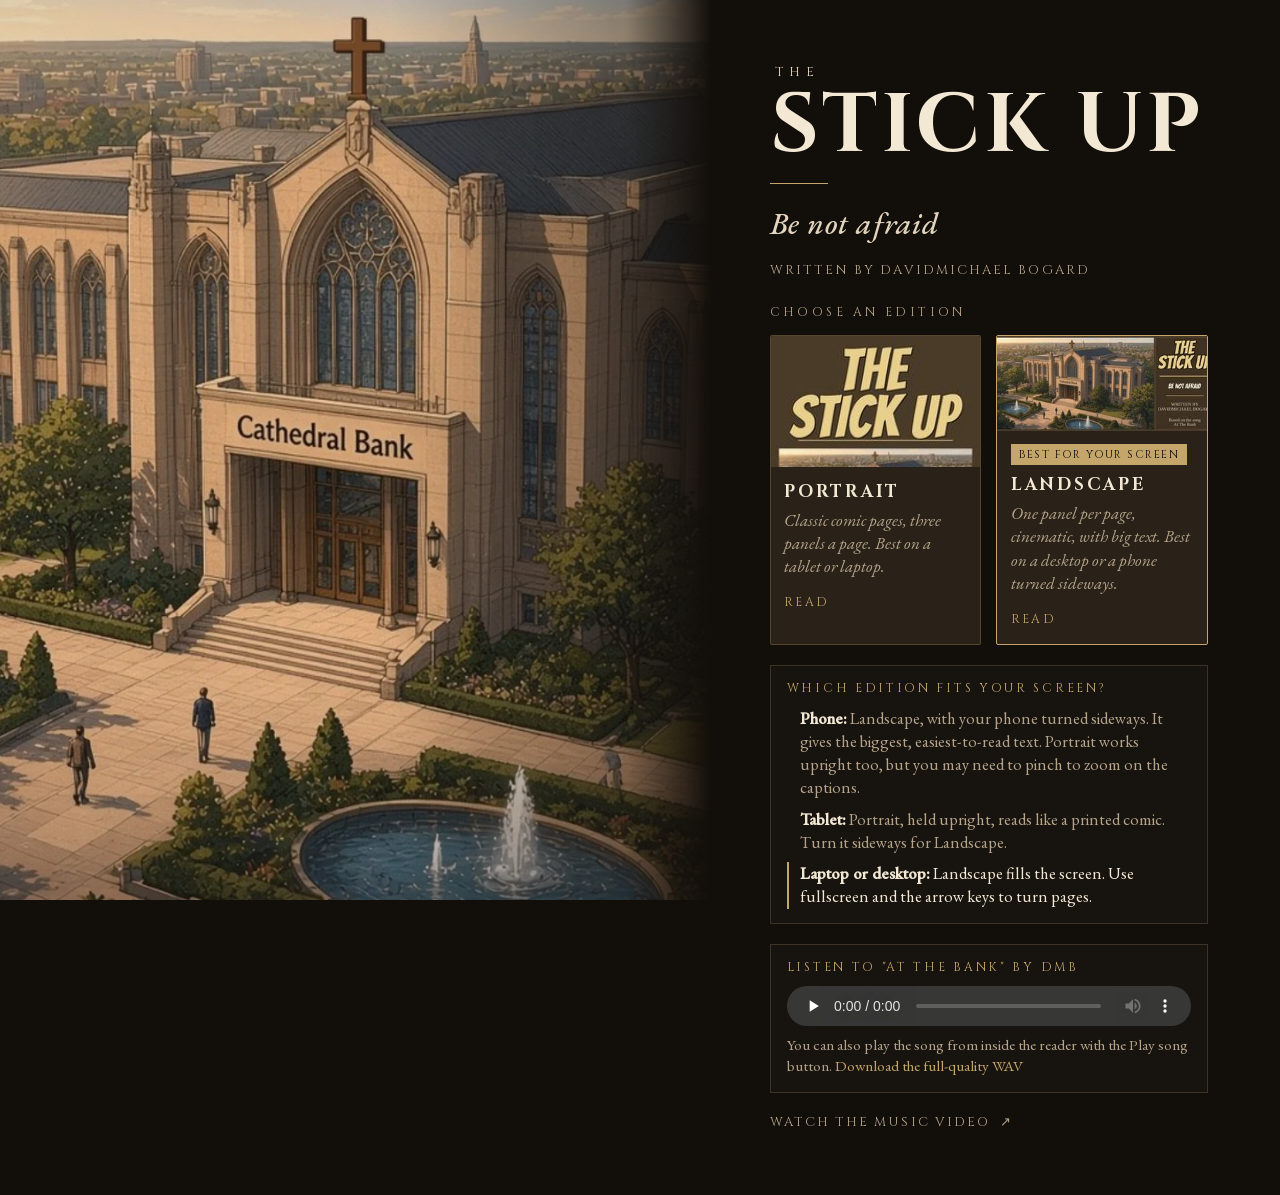
<file: index.html>
<!DOCTYPE html>
<html lang="en">
<head>
  <meta charset="utf-8">
  <meta name="viewport" content="width=device-width, initial-scale=1">
  <title>The Stick Up — a comic by DMB</title>
  <meta name="description" content="The Stick Up, a comic book by DavidMichael Bogard. A companion to the song At The Bank by DMB. Be not afraid.">
  <meta name="theme-color" content="#120e0a">
  <meta name="author" content="DavidMichael Bogard">
  <link rel="icon" href="images/favicon.ico" sizes="any">
  <link rel="icon" type="image/png" sizes="32x32" href="images/favicon-32.png">
  <link rel="apple-touch-icon" href="images/apple-touch-icon.png">
  <link rel="stylesheet" href="css/site.css">

  <!-- Social preview image also lives at the relative path images/og-cover.jpg.
       Open Graph and Twitter cards require the absolute URL below. -->
  <meta property="og:type" content="website">
  <meta property="og:url" content="https://144davidmichael.github.io/the-stick-up/">
  <meta property="og:title" content="The Stick Up — a comic by DMB">
  <meta property="og:description" content="The Stick Up, a comic book by DavidMichael Bogard. A companion to the song At The Bank by DMB. Be not afraid.">
  <meta property="og:image" content="https://144davidmichael.github.io/the-stick-up/images/og-cover.jpg">
  <meta property="og:image:secure_url" content="https://144davidmichael.github.io/the-stick-up/images/og-cover.jpg">
  <meta property="og:image:type" content="image/jpeg">
  <meta property="og:image:width" content="1200">
  <meta property="og:image:height" content="630">
  <meta property="og:image:alt" content="Cathedral Bank at sunrise, with the title The Stick Up and the line Be not afraid.">
  <meta name="twitter:card" content="summary_large_image">
  <meta name="twitter:title" content="The Stick Up — a comic by DMB">
  <meta name="twitter:description" content="The Stick Up, a comic book by DavidMichael Bogard. A companion to the song At The Bank by DMB. Be not afraid.">
  <meta name="twitter:image" content="https://144davidmichael.github.io/the-stick-up/images/og-cover.jpg">
</head>
<body class="home">
  <div class="home-shell">
    <div class="home-hero">
      <picture>
        <source type="image/webp" srcset="images/hero-art.webp">
        <img
          src="images/hero-art.jpg"
          width="1800"
          height="1017"
          alt="Cathedral Bank at sunrise, the stone facade and fountains of the building where The Stick Up begins.">
      </picture>
    </div>

    <main class="home-panel">
      <header class="masthead">
        <p class="eyebrow">THE</p>
        <h1>STICK UP</h1>
        <hr class="rule">
        <p class="tagline">Be not afraid</p>
        <p class="byline">Written by DavidMichael Bogard</p>
      </header>

      <p class="choose-label" id="choose-label">Choose an edition</p>
      <div class="editions" role="list" aria-labelledby="choose-label">
        <a class="edition-card portrait" role="listitem" id="card-portrait" href="reader.html?edition=portrait">
          <div class="thumb">
            <img src="images/portrait/thumbs/page-01.jpg" width="200" height="310" alt="">
          </div>
          <div class="body">
            <h2>Portrait</h2>
            <p>Classic comic pages, three panels a page. Best on a tablet or laptop.</p>
            <span class="cta" data-cta="portrait">Read</span>
          </div>
        </a>

        <a class="edition-card landscape" role="listitem" id="card-landscape" href="reader.html?edition=landscape">
          <div class="thumb">
            <img src="images/landscape/thumbs/page-01.jpg" width="320" height="134" alt="">
          </div>
          <div class="body">
            <h2>Landscape</h2>
            <p>One panel per page, cinematic, with big text. Best on a desktop or a phone turned sideways.</p>
            <span class="cta" data-cta="landscape">Read</span>
          </div>
        </a>
      </div>

      <section class="device-guide" aria-labelledby="guide-title">
        <p class="guide-title" id="guide-title">Which edition fits your screen?</p>
        <ul>
          <li data-device="phone"><strong>Phone:</strong> Landscape, with your phone turned sideways. It gives the biggest, easiest-to-read text. Portrait works upright too, but you may need to pinch to zoom on the captions.</li>
          <li data-device="tablet"><strong>Tablet:</strong> Portrait, held upright, reads like a printed comic. Turn it sideways for Landscape.</li>
          <li data-device="desktop"><strong>Laptop or desktop:</strong> Landscape fills the screen. Use fullscreen and the arrow keys to turn pages.</li>
        </ul>
      </section>

      <section class="listen" aria-labelledby="listen-title">
        <p class="guide-title" id="listen-title">Listen to "At The Bank" by DMB</p>
        <audio controls preload="none" src="audio/at-the-bank.mp3"></audio>
        <p class="listen-note">You can also play the song from inside the reader with the Play song button. <a href="audio/At-The-Bank-DMB.wav" download>Download the full-quality WAV</a></p>
      </section>

      <a class="video-link" href="https://youtu.be/ql3aMtpoIs8" rel="noopener noreferrer" target="_blank">
        Watch the music video <span class="arrow" aria-hidden="true">↗</span>
      </a>
    </main>
  </div>

  <script src="js/manifest.js" defer></script>
  <script src="js/home.js" defer></script>
</body>
</html>
</file>
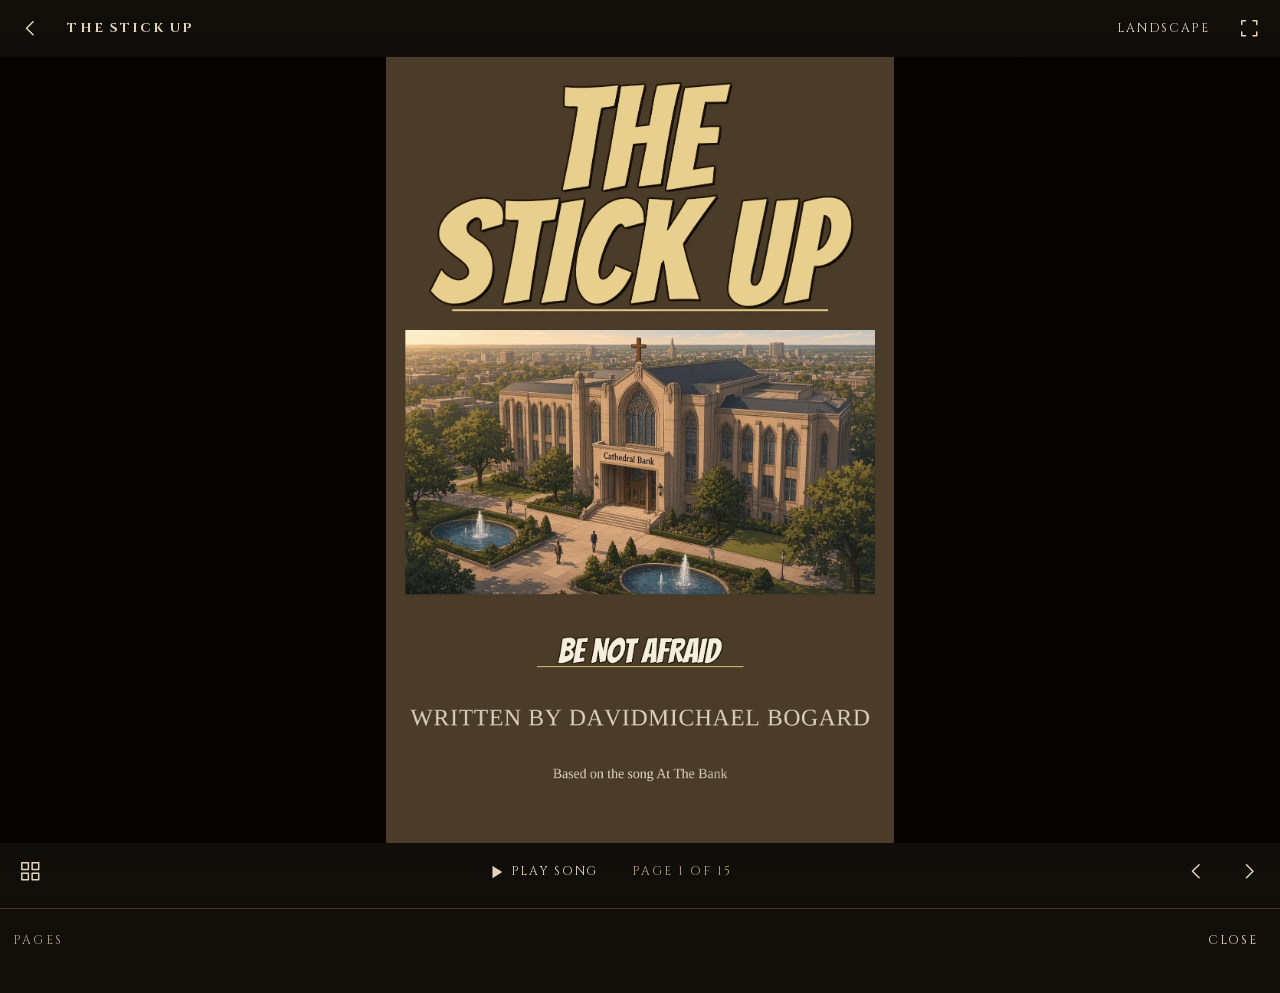
<file: reader.html>
<!DOCTYPE html>
<html lang="en">
<head>
  <meta charset="utf-8">
  <meta name="viewport" content="width=device-width, initial-scale=1">
  <title>The Stick Up — reader</title>
  <meta name="description" content="Read The Stick Up, a comic book by DavidMichael Bogard.">
  <meta name="theme-color" content="#120e0a">
  <meta name="author" content="DavidMichael Bogard">
  <meta name="robots" content="noindex">
  <link rel="icon" href="images/favicon.ico" sizes="any">
  <link rel="icon" type="image/png" sizes="32x32" href="images/favicon-32.png">
  <link rel="apple-touch-icon" href="images/apple-touch-icon.png">
  <link rel="stylesheet" href="css/site.css">

  <!-- Social preview image also lives at the relative path images/og-cover.jpg.
       Open Graph and Twitter cards require the absolute URL below. -->
  <meta property="og:type" content="website">
  <meta property="og:url" content="https://144davidmichael.github.io/the-stick-up/">
  <meta property="og:title" content="The Stick Up — a comic by DMB">
  <meta property="og:description" content="The Stick Up, a comic book by DavidMichael Bogard. A companion to the song At The Bank by DMB. Be not afraid.">
  <meta property="og:image" content="https://144davidmichael.github.io/the-stick-up/images/og-cover.jpg">
  <meta property="og:image:secure_url" content="https://144davidmichael.github.io/the-stick-up/images/og-cover.jpg">
  <meta property="og:image:type" content="image/jpeg">
  <meta property="og:image:width" content="1200">
  <meta property="og:image:height" content="630">
  <meta name="twitter:card" content="summary_large_image">
  <meta name="twitter:title" content="The Stick Up — a comic by DMB">
  <meta name="twitter:image" content="https://144davidmichael.github.io/the-stick-up/images/og-cover.jpg">
</head>
<body class="reader" data-edition="portrait">
  <div class="reader-app">
    <header class="chrome top">
      <a class="icon-btn" href="index.html" aria-label="Back to the title page">
        <svg viewBox="0 0 24 24" aria-hidden="true">
          <path d="M15 5 L8 12 L15 19"></path>
        </svg>
      </a>
      <a class="title-link" href="index.html">The Stick Up</a>
      <button class="text-btn" type="button" id="btn-switch" aria-label="Switch edition">Landscape</button>
      <button class="icon-btn" type="button" id="btn-full" aria-label="Enter fullscreen">
        <svg viewBox="0 0 24 24" aria-hidden="true" id="icon-full">
          <path d="M8 4 H4 V8"></path>
          <path d="M16 4 H20 V8"></path>
          <path d="M8 20 H4 V16"></path>
          <path d="M16 20 H20 V16"></path>
        </svg>
      </button>
    </header>

    <main class="stage" id="stage" tabindex="0">
      <div class="page-frame" id="page-frame">
        <picture id="page-picture">
          <source id="page-webp" type="image/webp" srcset="images/portrait/page-01.webp">
          <img
            id="page-img"
            src="images/portrait/page-01.jpg"
            width="1325"
            height="2050"
            alt="The Stick Up, portrait page 1"
            decoding="async">
        </picture>
      </div>

      <button class="hotspot hotspot-prev" type="button" id="hot-prev" aria-label="Previous page"></button>
      <button class="hotspot hotspot-toggle" type="button" id="hot-toggle" aria-label="Show or hide the toolbars"></button>
      <button class="hotspot hotspot-next" type="button" id="hot-next" aria-label="Next page"></button>

      <p class="hint" id="rotate-hint" hidden>Turn your phone sideways to see this edition larger.</p>
    </main>

    <footer class="chrome bottom">
      <button class="icon-btn" type="button" id="btn-thumbs" aria-label="Open page thumbnails" aria-expanded="false" aria-controls="thumbs">
        <svg viewBox="0 0 24 24" aria-hidden="true">
          <rect x="3" y="3" width="7" height="7"></rect>
          <rect x="14" y="3" width="7" height="7"></rect>
          <rect x="3" y="14" width="7" height="7"></rect>
          <rect x="14" y="14" width="7" height="7"></rect>
        </svg>
      </button>
      <div class="spacer"></div>
      <button class="text-btn song-btn" type="button" id="btn-song" aria-label="Play the song At The Bank" aria-pressed="false">
        <svg viewBox="0 0 24 24" aria-hidden="true" class="ic-play"><path d="M8 5 L19 12 L8 19 Z"></path></svg>
        <svg viewBox="0 0 24 24" aria-hidden="true" class="ic-pause"><path d="M8 5 V19 M16 5 V19"></path></svg>
        <span class="song-label">Play song</span>
      </button>
      <audio id="song" preload="none" src="audio/at-the-bank.mp3"></audio>
      <p class="page-meter" id="page-meter" aria-live="polite">Page 1 of 15</p>
      <div class="spacer"></div>
      <button class="icon-btn" type="button" id="btn-prev" aria-label="Previous page">
        <svg viewBox="0 0 24 24" aria-hidden="true"><path d="M15 5 L8 12 L15 19"></path></svg>
      </button>
      <button class="icon-btn" type="button" id="btn-next" aria-label="Next page">
        <svg viewBox="0 0 24 24" aria-hidden="true"><path d="M9 5 L16 12 L9 19"></path></svg>
      </button>
    </footer>

    <div class="thumbs" id="thumbs" hidden>
      <div class="thumbs-head">
        <span>Pages</span>
        <button class="text-btn" type="button" id="btn-thumbs-close" aria-label="Close page thumbnails">Close</button>
      </div>
      <div class="thumbs-grid" id="thumbs-grid"></div>
    </div>
  </div>

  <script src="js/manifest.js" defer></script>
  <script src="js/reader.js" defer></script>
  <script src="js/song.js" defer></script>
</body>
</html>
</file>
<file: css/site.css>
/* The Stick Up — web reader
   Colors are taken from the comic cover (brown field #4a3b28, cream title). */

@font-face {
  font-family: "Cinzel";
  src: url("../fonts/cinzel-400.woff2") format("woff2");
  font-weight: 400;
  font-style: normal;
  font-display: swap;
}
@font-face {
  font-family: "Cinzel";
  src: url("../fonts/cinzel-700.woff2") format("woff2");
  font-weight: 700;
  font-style: normal;
  font-display: swap;
}
@font-face {
  font-family: "EB Garamond";
  src: url("../fonts/ebgaramond-400.woff2") format("woff2");
  font-weight: 400;
  font-style: normal;
  font-display: swap;
}
@font-face {
  font-family: "EB Garamond";
  src: url("../fonts/ebgaramond-500.woff2") format("woff2");
  font-weight: 500;
  font-style: normal;
  font-display: swap;
}
@font-face {
  font-family: "EB Garamond";
  src: url("../fonts/ebgaramond-italic-400.woff2") format("woff2");
  font-weight: 400;
  font-style: italic;
  font-display: swap;
}
@font-face {
  font-family: "EB Garamond";
  src: url("../fonts/ebgaramond-italic-500.woff2") format("woff2");
  font-weight: 500;
  font-style: italic;
  font-display: swap;
}

:root {
  --brown: #4a3b28;
  --brown-deep: #1c1710;
  --brown-ink: #120e0a;
  --brown-mid: #2a2218;
  --brown-soft: #3a2e20;
  --cream: #e3d4be;
  --cream-bright: #f3e8d4;
  --gold: #c4a56a;
  --gold-dim: #8a7348;
  --muted: #b5a48a;
  --rule: #c4a56a;
  --focus: #e8d5a3;
  --danger-soft: #c9b48a;
  --font-display: "Cinzel", "Palatino Linotype", Palatino, "Times New Roman", serif;
  --font-body: "EB Garamond", "Palatino Linotype", Palatino, "Times New Roman", serif;
  --chrome-h: 3.15rem;
  --shadow: 0 18px 50px rgba(0, 0, 0, 0.45);
  color-scheme: dark;
}

*,
*::before,
*::after { box-sizing: border-box; }

html, body {
  margin: 0;
  padding: 0;
  min-height: 100%;
  background: var(--brown-ink);
  color: var(--cream);
  font-family: var(--font-body);
  font-weight: 400;
  font-size: 18px;
  line-height: 1.45;
  -webkit-text-size-adjust: 100%;
  text-rendering: optimizeLegibility;
}

img { max-width: 100%; height: auto; display: block; }
button, a { -webkit-tap-highlight-color: transparent; }

a {
  color: var(--cream);
  text-decoration-thickness: 1px;
  text-underline-offset: 0.22em;
  text-decoration-color: transparent;
}
a:hover { text-decoration-color: var(--gold); color: var(--cream-bright); }

:focus-visible {
  outline: 2px solid var(--focus);
  outline-offset: 3px;
}

.visually-hidden {
  position: absolute;
  width: 1px;
  height: 1px;
  padding: 0;
  margin: -1px;
  overflow: hidden;
  clip: rect(0, 0, 0, 0);
  white-space: nowrap;
  border: 0;
}

/* ───────── Title screen ───────── */

body.home {
  min-height: 100dvh;
  background: var(--brown-ink);
}

.home-shell {
  min-height: 100dvh;
  display: grid;
  grid-template-rows: auto 1fr;
}

@media (min-width: 960px) {
  .home-shell {
    grid-template-rows: none;
    grid-template-columns: 1.25fr 1fr;
    min-height: 100dvh;
  }
}

.home-hero {
  position: relative;
  overflow: hidden;
  background: var(--brown-deep);
  height: 32vh;
  min-height: 11rem;
  max-height: 18rem;
}

.home-hero picture,
.home-hero img {
  position: absolute;
  inset: 0;
  width: 100%;
  height: 100%;
  object-fit: cover;
  object-position: center 58%;
}

/* Soft vignette so the art sits in the page rather than blowing out the edge */
.home-hero::after {
  content: "";
  position: absolute;
  inset: 0;
  pointer-events: none;
  background:
    linear-gradient(to bottom, rgba(18, 14, 10, 0.15), transparent 22%, transparent 70%, rgba(18, 14, 10, 0.55)),
    linear-gradient(to right, rgba(18, 14, 10, 0.2), transparent 18%, transparent 82%, rgba(18, 14, 10, 0.35));
}

@media (min-width: 960px) {
  .home-hero { height: 100dvh; min-height: 0; max-height: none; }
  .home-hero img { object-position: center center; }
  .home-hero::after {
    background:
      linear-gradient(to right, transparent 55%, rgba(18, 14, 10, 0.35) 88%, var(--brown-ink) 100%),
      linear-gradient(to bottom, rgba(18, 14, 10, 0.12), transparent 20%, transparent 80%, rgba(18, 14, 10, 0.2));
  }
}

.home-panel {
  display: flex;
  flex-direction: column;
  justify-content: center;
  padding: 1.25rem 1.25rem 1.75rem;
  padding-left: max(1.5rem, env(safe-area-inset-left));
  padding-right: max(1.5rem, env(safe-area-inset-right));
  padding-bottom: max(2.25rem, env(safe-area-inset-bottom));
  background: var(--brown-ink);
}

@media (min-width: 960px) {
  .home-panel {
    padding: 3.5rem 4rem 3.5rem 3.25rem;
  }
}

.masthead {
  margin: 0 0 1.35rem;
}

.masthead .eyebrow {
  margin: 0 0 0.35rem;
  font-family: var(--font-display);
  font-weight: 400;
  font-size: 0.72rem;
  letter-spacing: 0.42em;
  text-indent: 0.42em;
  color: var(--cream);
}

.masthead h1 {
  margin: 0;
  font-family: var(--font-display);
  font-weight: 700;
  font-size: clamp(2.55rem, 9vw, 4.6rem);
  line-height: 0.92;
  letter-spacing: 0.045em;
  color: var(--cream-bright);
  text-wrap: balance;
}

.masthead .rule {
  display: block;
  width: 3.25rem;
  height: 1px;
  margin: 1.05rem 0 0.95rem;
  background: var(--gold);
  border: 0;
}

.masthead .tagline {
  margin: 0;
  font-family: var(--font-body);
  font-style: italic;
  font-weight: 500;
  font-size: clamp(1.25rem, 3.2vw, 1.7rem);
  letter-spacing: 0.02em;
  color: var(--cream);
}

.masthead .byline {
  margin: 0.85rem 0 0;
  font-family: var(--font-display);
  font-weight: 400;
  font-size: 0.72rem;
  letter-spacing: 0.16em;
  text-transform: uppercase;
  color: var(--muted);
}

.choose-label {
  margin: 0 0 0.75rem;
  font-family: var(--font-display);
  font-weight: 400;
  font-size: 0.68rem;
  letter-spacing: 0.28em;
  text-transform: uppercase;
  color: var(--muted);
}

.editions {
  display: grid;
  gap: 0.85rem;
}

.editions { grid-template-columns: 1fr 1fr; }

@media (max-width: 379px) {
  .editions { grid-template-columns: 1fr; }
}

@media (min-width: 960px) and (max-width: 1100px) {
  .editions { grid-template-columns: 1fr; }
}

.edition-card {
  display: flex;
  flex-direction: column;
  text-decoration: none;
  color: inherit;
  background: var(--brown-mid);
  border: 1px solid rgba(196, 165, 106, 0.28);
  border-radius: 2px;
  overflow: hidden;
  transition: border-color 0.2s ease, background 0.2s ease, transform 0.2s ease;
}

.edition-card:hover,
.edition-card:focus-visible {
  border-color: var(--gold);
  background: var(--brown-soft);
  color: inherit;
  text-decoration: none;
  transform: translateY(-1px);
}

.edition-card .thumb {
  position: relative;
  background: #000;
  aspect-ratio: 16 / 10;
  overflow: hidden;
}

.edition-card .thumb img {
  position: absolute;
  inset: 0;
  width: 100%;
  height: 100%;
  max-width: none;
  object-fit: cover;
  object-position: center top;
}

.edition-card.portrait .thumb img { object-position: center top; }
.edition-card.landscape .thumb { aspect-ratio: 2.2 / 1; }

.edition-card .body {
  padding: 0.7rem 0.75rem 0.85rem;
  display: flex;
  flex-direction: column;
  gap: 0.25rem;
  flex: 1;
}

.edition-card h2 {
  margin: 0;
  font-family: var(--font-display);
  font-weight: 700;
  font-size: 0.95rem;
  letter-spacing: 0.16em;
  text-transform: uppercase;
  color: var(--cream-bright);
}

.edition-card p {
  margin: 0;
  font-style: italic;
  font-size: 0.95rem;
  color: var(--muted);
  line-height: 1.35;
}

.edition-card .cta {
  margin-top: 0.65rem;
  font-family: var(--font-display);
  font-weight: 400;
  font-size: 0.68rem;
  letter-spacing: 0.18em;
  text-transform: uppercase;
  color: var(--gold);
}

.video-link {
  margin: 1.1rem 0 0;
  font-family: var(--font-display);
  font-weight: 400;
  font-size: 0.72rem;
  letter-spacing: 0.16em;
  text-transform: uppercase;
  color: var(--muted);
  text-decoration-color: transparent;
  width: fit-content;
}

.video-link:hover { color: var(--cream-bright); text-decoration-color: var(--gold); }

.video-link .arrow { margin-left: 0.35em; }

/* ───────── Reader ───────── */

body.reader {
  height: 100dvh;
  overflow: hidden;
  background: #000;
  touch-action: manipulation;
}

/* Allow native pinch-zoom: don't lock the viewport or the page with pinch-blocking touch-action on the document.
   manipulation is only on chrome buttons; the stage itself uses pan-x pan-y pinch-zoom. */
body.reader {
  touch-action: pan-x pan-y pinch-zoom;
}

.reader-app {
  position: relative;
  height: 100dvh;
  display: grid;
  grid-template-rows: 1fr;
  background: #050403;
}

.chrome {
  position: absolute;
  left: 0;
  right: 0;
  display: flex;
  align-items: center;
  gap: 0.35rem;
  height: calc(var(--chrome-h) + env(safe-area-inset-top, 0px));
  padding: env(safe-area-inset-top, 0px) 0.4rem 0;
  padding-left: max(0.4rem, env(safe-area-inset-left));
  padding-right: max(0.4rem, env(safe-area-inset-right));
  background: linear-gradient(to bottom, rgba(18, 14, 10, 0.96), rgba(18, 14, 10, 0.92));
  color: var(--cream);
  z-index: 20;
  transition: transform 0.28s ease, opacity 0.28s ease;
}

.chrome.top { top: 0; }

.chrome.bottom {
  top: auto;
  bottom: 0;
  height: calc(var(--chrome-h) + env(safe-area-inset-bottom, 0px));
  padding: 0 0.4rem env(safe-area-inset-bottom, 0px);
  background: linear-gradient(to top, rgba(18, 14, 10, 0.96), rgba(18, 14, 10, 0.92));
}

body.reader.chrome-hidden .chrome.top { transform: translateY(-100%); }
body.reader.chrome-hidden .chrome.bottom { transform: translateY(100%); }

.icon-btn,
.text-btn {
  appearance: none;
  background: transparent;
  border: 0;
  color: var(--cream);
  font-family: var(--font-display);
  font-size: 0.68rem;
  letter-spacing: 0.14em;
  text-transform: uppercase;
  cursor: pointer;
  display: inline-flex;
  align-items: center;
  justify-content: center;
  gap: 0.4rem;
  min-width: 2.6rem;
  min-height: 2.6rem;
  padding: 0 0.55rem;
  border-radius: 2px;
}

.icon-btn:hover,
.text-btn:hover { color: var(--cream-bright); background: rgba(227, 212, 190, 0.06); }

.icon-btn svg {
  width: 1.25rem;
  height: 1.25rem;
  stroke: currentColor;
  fill: none;
  stroke-width: 1.6;
  stroke-linecap: round;
  stroke-linejoin: round;
}

.chrome .title-link {
  font-family: var(--font-display);
  font-weight: 700;
  font-size: 0.72rem;
  letter-spacing: 0.16em;
  text-transform: uppercase;
  text-decoration: none;
  color: var(--cream);
  margin-right: auto;
  padding: 0.3rem 0.4rem;
  white-space: nowrap;
  overflow: hidden;
  text-overflow: ellipsis;
}

.chrome .title-link:hover { color: var(--cream-bright); }

.chrome .spacer { flex: 1; }

.page-meter {
  font-family: var(--font-display);
  font-size: 0.68rem;
  letter-spacing: 0.16em;
  text-transform: uppercase;
  color: var(--muted);
  min-width: 7.5rem;
  text-align: center;
  font-variant-numeric: tabular-nums;
}

.stage {
  position: relative;
  min-height: 0;
  display: flex;
  align-items: center;
  justify-content: center;
  background: #050403;
  touch-action: pan-x pan-y pinch-zoom;
  padding-top: calc(var(--chrome-h) + env(safe-area-inset-top, 0px));
  padding-bottom: calc(var(--chrome-h) + env(safe-area-inset-bottom, 0px));
}

.page-frame {
  position: relative;
  width: 100%;
  height: 100%;
  overflow: hidden;
}

.page-frame picture {
  position: absolute;
  inset: 0;
  display: block;
}

.page-frame img {
  position: absolute;
  inset: 0;
  width: 100%;
  height: 100%;
  max-width: 100%;
  max-height: 100%;
  object-fit: contain;
  object-position: center center;
  user-select: none;
  -webkit-user-drag: none;
}

/* Click / tap zones */
.hotspot {
  position: absolute;
  top: 0;
  bottom: 0;
  width: 28%;
  appearance: none;
  background: transparent;
  border: 0;
  padding: 0;
  cursor: pointer;
  z-index: 5;
}
.hotspot-prev { left: 0; }
.hotspot-next { right: 0; }
.hotspot-toggle {
  left: 28%;
  width: 44%;
  cursor: default;
}

.hotspot:disabled { cursor: default; }

.hotspot:focus-visible { outline-offset: -4px; }

/* Rotate hint */
.hint {
  position: absolute;
  left: 50%;
  bottom: calc(var(--chrome-h) + env(safe-area-inset-bottom, 0px) + 0.6rem);
  transform: translateX(-50%);
  z-index: 8;
  margin: 0;
  padding: 0.4rem 0.75rem;
  font-family: var(--font-body);
  font-style: italic;
  font-size: 0.9rem;
  color: var(--cream);
  background: rgba(18, 14, 10, 0.78);
  border: 1px solid rgba(196, 165, 106, 0.3);
  border-radius: 2px;
  pointer-events: none;
  opacity: 0;
  transition: opacity 0.3s ease;
}

.hint.visible { opacity: 1; }

@media (min-width: 700px), (orientation: landscape) {
  .hint { display: none; }
}

/* Thumbnails drawer */
.thumbs {
  position: absolute;
  left: 0;
  right: 0;
  bottom: 0;
  z-index: 30;
  max-height: min(52dvh, 28rem);
  display: flex;
  flex-direction: column;
  background: rgba(18, 14, 10, 0.96);
  border-top: 1px solid rgba(196, 165, 106, 0.28);
  transform: translateY(110%);
  transition: transform 0.28s ease;
  padding-bottom: env(safe-area-inset-bottom, 0px);
}

.thumbs.open { transform: translateY(0); }

.thumbs-head {
  display: flex;
  align-items: center;
  justify-content: space-between;
  padding: 0.45rem 0.7rem 0.3rem;
  font-family: var(--font-display);
  font-size: 0.68rem;
  letter-spacing: 0.2em;
  text-transform: uppercase;
  color: var(--muted);
}

.thumbs-grid {
  overflow: auto;
  display: grid;
  gap: 0.5rem;
  padding: 0.4rem 0.7rem 0.9rem;
  grid-template-columns: repeat(auto-fill, minmax(5.2rem, 1fr));
}

body.reader[data-edition="landscape"] .thumbs-grid {
  grid-template-columns: repeat(auto-fill, minmax(7.4rem, 1fr));
}

.thumbs-grid button {
  appearance: none;
  background: #000;
  border: 1px solid rgba(227, 212, 190, 0.18);
  padding: 0;
  cursor: pointer;
  border-radius: 1px;
  overflow: hidden;
  position: relative;
}

.thumbs-grid button[aria-current="true"] {
  border-color: var(--gold);
  box-shadow: 0 0 0 1px var(--gold);
}

.thumbs-grid img {
  width: 100%;
  height: auto;
  aspect-ratio: 1325 / 2050;
  object-fit: cover;
  object-position: center top;
}

body.reader[data-edition="landscape"] .thumbs-grid img {
  aspect-ratio: 2449 / 1029;
}

.thumbs-grid .num {
  position: absolute;
  right: 0.2rem;
  bottom: 0.15rem;
  font-family: var(--font-display);
  font-size: 0.58rem;
  letter-spacing: 0.08em;
  color: var(--cream);
  background: rgba(18, 14, 10, 0.7);
  padding: 0.05rem 0.25rem;
}

/* Reduced motion */
@media (prefers-reduced-motion: reduce) {
  *, *::before, *::after {
    transition: none !important;
    animation: none !important;
  }
}

/* Print: just the current page */
@media print {
  .chrome, .hotspot, .thumbs, .hint { display: none !important; }
  body.reader, .reader-app, .stage, .page-frame { height: auto; background: #fff; }
  .page-frame img { box-shadow: none; max-height: none; }
}


/* Device guide */
.device-guide {
  margin: 1.1rem 0 0;
  padding: 0.8rem 0.9rem;
  border: 1px solid rgba(196, 165, 106, 0.22);
  background: rgba(255, 255, 255, 0.02);
}
.device-guide .guide-title, .listen .guide-title {
  margin: 0 0 0.5rem;
  font-family: var(--font-display);
  font-size: 0.68rem;
  letter-spacing: 0.22em;
  text-transform: uppercase;
  color: var(--gold);
}
.device-guide ul { margin: 0; padding: 0; list-style: none; display: grid; gap: 0.45rem; }
.device-guide li { font-size: 0.92rem; line-height: 1.4; color: var(--muted); padding-left: 0.6rem; border-left: 2px solid transparent; }
.device-guide li strong { color: var(--cream-bright); font-weight: 600; }
.device-guide li.is-you { border-left-color: var(--gold); color: var(--cream-bright); }
.edition-card.is-recommended { border-color: var(--gold); }
.rec-badge {
  align-self: flex-start;
  margin-bottom: 0.2rem;
  padding: 0.15rem 0.45rem;
  font-family: var(--font-display);
  font-size: 0.6rem;
  letter-spacing: 0.14em;
  text-transform: uppercase;
  color: #120e0a;
  background: var(--gold);
}


/* Song player */
.song-btn { display: inline-flex; align-items: center; gap: 0.4rem; }
.song-btn svg { width: 16px; height: 16px; fill: currentColor; stroke: currentColor; stroke-width: 2.5; }
.song-btn .ic-pause { display: none; fill: none; }
.song-btn.is-playing .ic-play { display: none; }
.song-btn.is-playing .ic-pause { display: inline; }
.song-btn.is-playing { color: var(--gold); }
@media (max-width: 420px) { .song-btn .song-label { display: none; } }
.listen { margin: 1.1rem 0 0; padding: 0.8rem 0.9rem; border: 1px solid rgba(196, 165, 106, 0.22); background: rgba(255,255,255,0.02); }
.listen audio { width: 100%; height: 40px; display: block; }
.listen-note { margin: 0.5rem 0 0; font-size: 0.85rem; line-height: 1.4; color: var(--muted); }
.listen-note a { color: var(--gold); }
</file>
